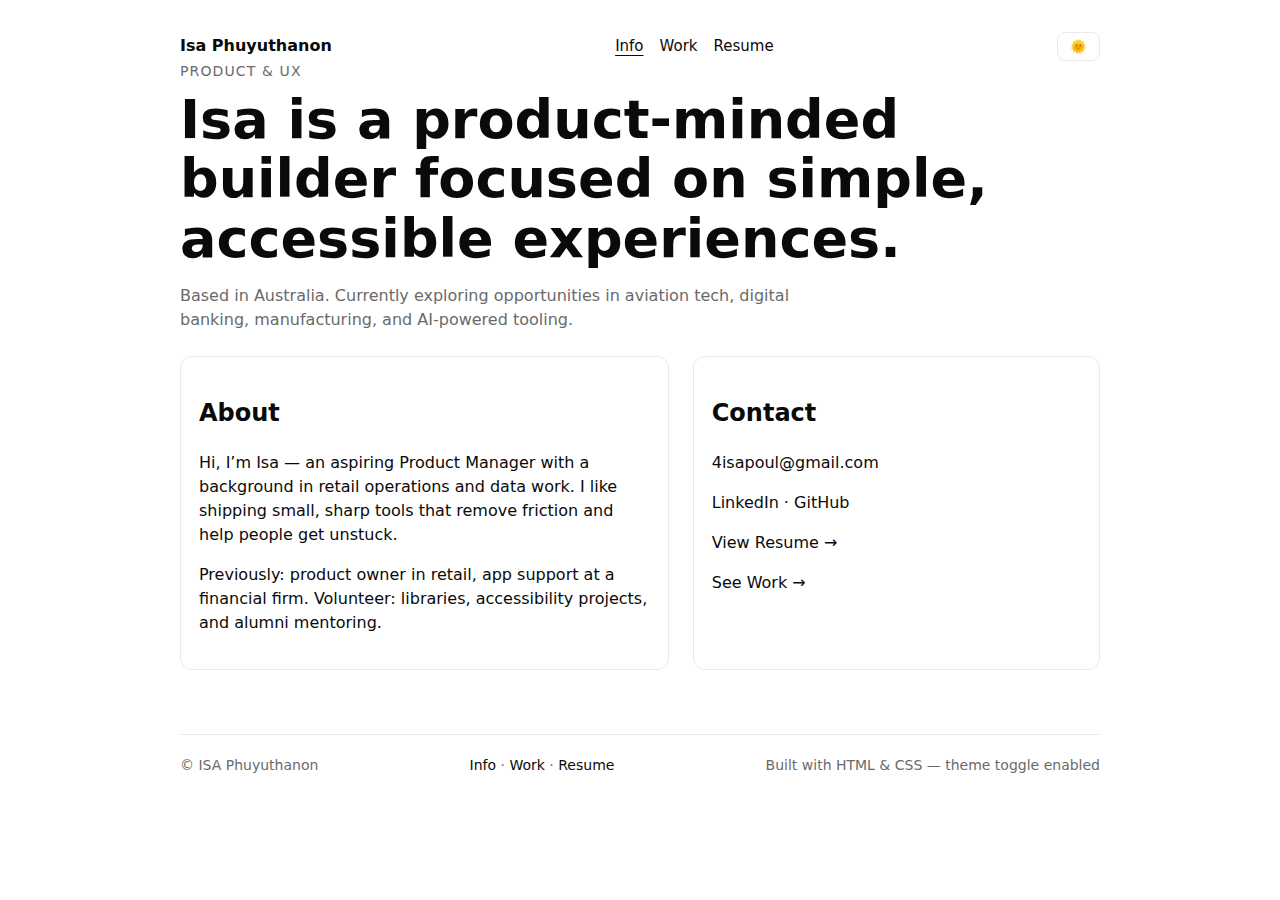
<file: index.html>
<!DOCTYPE html>
<html lang="en">
<head>
  <meta charset="utf-8" />
  <meta name="viewport" content="width=device-width, initial-scale=1" />
  <title>ISA Phuyuthanon — Info</title>
  <meta name="description" content="About ISA Phuyuthanon — product-minded builder. Contact and quick links." />
  <link rel="icon" href="assets/img/isa-favicon3.png" />
  <script>(function(){try{
    var t = localStorage.getItem('theme');
    if(!t){ t = window.matchMedia('(prefers-color-scheme: dark)').matches ? 'dark' : 'light'; }
    if(t==='dark'){ document.documentElement.setAttribute('data-theme','dark'); }
  }catch(e){}})();</script>
  <link rel="stylesheet" href="assets/style.css" />  
</head>
<body>
  <div class="wrap">
    <header>
      <div class="brand"><a href="index.html">Isa Phuyuthanon</a></div>
      <nav aria-label="Primary">
        <a href="index.html" aria-current="page">Info</a>
        <a href="work.html">Work</a>
        <a href="resume.html">Resume</a>
      </nav>
      <button class="theme-toggle" id="themeToggle" aria-label="Toggle theme">🌞 / 🌜</button>
    </header>

    <section id="info" aria-label="Info">
      <div class="kicker">Product & UX</div>
      <h1>Isa is a product‑minded builder focused on simple, accessible experiences.</h1>
      <p class="lede">Based in Australia. Currently exploring opportunities in aviation tech, digital banking, manufacturing, and AI‑powered tooling.</p>

      <div class="two">
        <div class="card">
          <h2>About</h2>
          <p>Hi, I’m Isa — an aspiring Product Manager with a background in retail operations and data work. I like shipping small, sharp tools that remove friction and help people get unstuck.</p>
          <p>Previously: product owner in retail, app support at a financial firm. Volunteer: libraries, accessibility projects, and alumni mentoring.</p>
        </div>
        <div class="card">
          <h2>Contact</h2>
          <p><a href="mailto:4isapoul@gmail.com">4isapoul@gmail.com</a></p>
          <p><a href="https://www.linkedin.com/in/isa-phu/" target="_blank" rel="noopener">LinkedIn</a> · <a href="https://github.com/isaphu" target="_blank" rel="noopener">GitHub</a></p>
          <p><a href="resume.html">View Resume →</a></p>
          <p><a href="work.html">See Work →</a></p>
        </div>
      </div>
    </section>

    <footer class="site-footer" role="contentinfo">
      <div class="footer-inner">
        <span>© <span id="year"></span> ISA Phuyuthanon</span>
        <span><a href="index.html">Info</a> · <a href="work.html">Work</a> · <a href="resume.html">Resume</a></span>
        <span>Built with HTML & CSS — theme toggle enabled</span>
      </div>
    </footer>
  </div>
  <script src="assets/theme.js" defer></script>
</body>
</html>
</file>
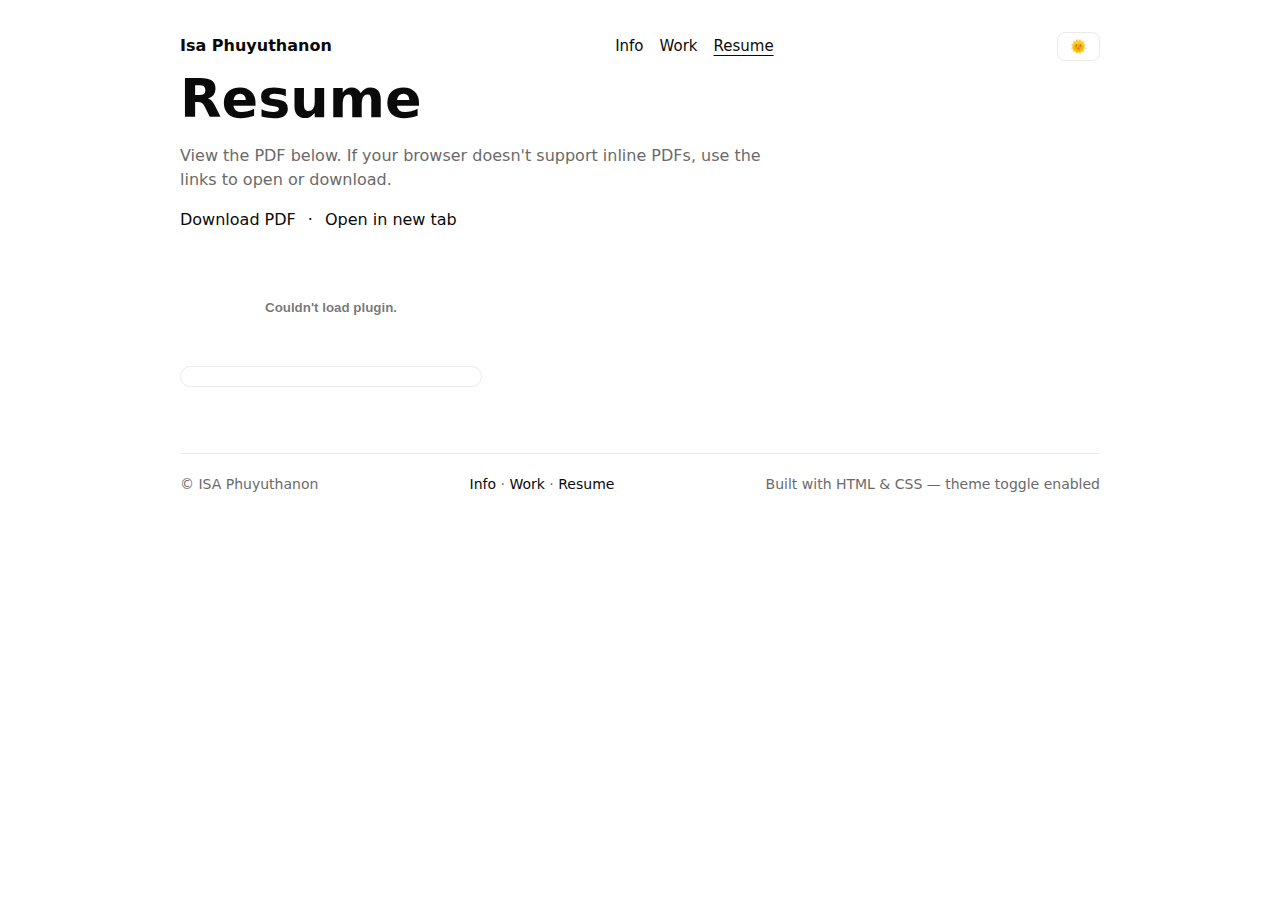
<file: resume.html>
<!DOCTYPE html>
<html lang="en">
<head>
  <meta charset="utf-8" />
  <meta name="viewport" content="width=device-width, initial-scale=1" />
  <title>ISA — Resume</title>
  <link rel="icon" href="assets/img/isa-favicon3.png" />
  <script>(function(){try{
    var t = localStorage.getItem('theme');
    if(!t){ t = window.matchMedia('(prefers-color-scheme: dark)').matches ? 'dark' : 'light'; }
    if(t==='dark'){ document.documentElement.setAttribute('data-theme','dark'); }
  }catch(e){}})();</script>
  <link rel="stylesheet" href="assets/style.css" />  
</head>
<body>
  <div class="wrap">
    <header>
      <div class="brand"><a href="index.html">Isa Phuyuthanon</a></div>
      <nav aria-label="Primary">
        <a href="index.html">Info</a>
        <a href="work.html">Work</a>
        <a href="resume.html" aria-current="page">Resume</a>
      </nav>
      <button class="theme-toggle" id="themeToggle" aria-label="Toggle theme">🌞 / 🌜</button>
    </header>

    <main aria-label="Resume">
      <h1>Resume</h1>
      <p class="lede">View the PDF below. If your browser doesn't support inline PDFs, use the links to open or download.</p>
      <div class="resume-actions">
        <a href="assets/pdf/resume.pdf" download>Download PDF</a>
        <span>·</span>
        <a href="assets/pdf/resume.pdf" target="_blank" rel="noopener">Open in new tab</a>
      </div>

      <object class="pdf-frame" data="assets/pdf/resume.pdf" type="application/pdf" aria-label="Embedded resume PDF">
        <embed src="assets/pdf/resume.pdf" type="application/pdf" />
      </object>
    </main>

    <footer class="site-footer" role="contentinfo">
      <div class="footer-inner">
        <span>© <span id="year"></span> ISA Phuyuthanon</span>
        <span><a href="index.html">Info</a> · <a href="work.html">Work</a> · <a href="resume.html">Resume</a></span>
        <span>Built with HTML & CSS — theme toggle enabled</span>
      </div>
    </footer>
  </div>
  <script src="assets/theme.js" defer></script>
</body>
</html>
</file>
<file: assets/style.css>
:root {
    --bg:#ffffff;
    --fg:#0a0a0a;
    --muted:#6a6a6a;
    --link:#0a0a0a;
    --border:#eaeaea;
    --max:960px;
  }
  
  [data-theme="dark"] {
    --bg:#0b0b0b;
    --fg:#f5f5f5;
    --muted:#9a9a9a;
    --link:#f5f5f5;
    --border:#1e1e1e;
  }
  
  html { box-sizing:border-box; }
  *, *:before, *:after { box-sizing:inherit; }
  
  body {
    margin:0;
    background:var(--bg);
    color:var(--fg);
    font:16px/1.5 ui-sans-serif,system-ui,-apple-system,Segoe UI,Roboto,Helvetica,Arial;
  }
  
  a { color:var(--link); text-decoration:none; }
  a:hover { text-decoration:underline; }
  
  .wrap { max-width:var(--max); margin:0 auto; padding:32px 20px 80px; }
  
  header { display:flex; justify-content:space-between; align-items:baseline; gap:16px; }
  .brand { font-weight:700; }
  nav { display:flex; gap:16px; font-size:15px; }
  nav a[aria-current="page"] { text-decoration:underline; text-underline-offset:4px; }
  
  .kicker { color:var(--muted); font-size:14px; letter-spacing:.08em; text-transform:uppercase; }
  h1 { font-size:clamp(28px,6vw,54px); line-height:1.1; margin:8px 0 12px; font-weight:800; }
  .lede { max-width:60ch; color:var(--muted); }
  
  .two { display:grid; grid-template-columns:1.2fr 1fr; gap:24px; margin-top:24px; }
  .card { border:1px solid var(--border); border-radius:12px; padding:18px; }
  
  .grid { display:grid; gap:20px; }
  .projects { margin-top:16px; }
  .project { border-top:1px solid var(--border); padding-top:18px; display:grid; grid-template-columns:1fr auto; align-items:start; gap:12px; }
  .project h3 { margin:0; font-size:clamp(18px,2.4vw,22px); }
  .meta { color:var(--muted); font-size:14px; }
  .tags { display:inline-flex; gap:8px; flex-wrap:wrap; }
  .tag { border:1px solid var(--border); padding:2px 8px; border-radius:999px; font-size:12px; color:var(--muted); }
  .proj-links { display:flex; gap:10px; }
  .proj-links a { border:1px solid var(--border); padding:6px 10px; border-radius:8px; font-size:13px; }
  
  .pdf-frame { width:100%; height:72vh; border:1px solid var(--border); border-radius:12px; margin-top:16px; }
  .resume-actions { display:flex; gap:12px; align-items:center; margin:12px 0 0; }
  
  .theme-toggle { background:none; border:1px solid var(--border); padding:6px 12px; border-radius:8px; cursor:pointer; }
  
  .site-footer { margin-top:64px; border-top:1px solid var(--border); padding:20px 0; color:var(--muted); font-size:14px; }
  .footer-inner { display:flex; gap:16px; justify-content:space-between; flex-wrap:wrap; }
  
  @media (max-width:820px) {
    .two { grid-template-columns:1fr; }
    header { flex-wrap:wrap; }
  }
</file>
